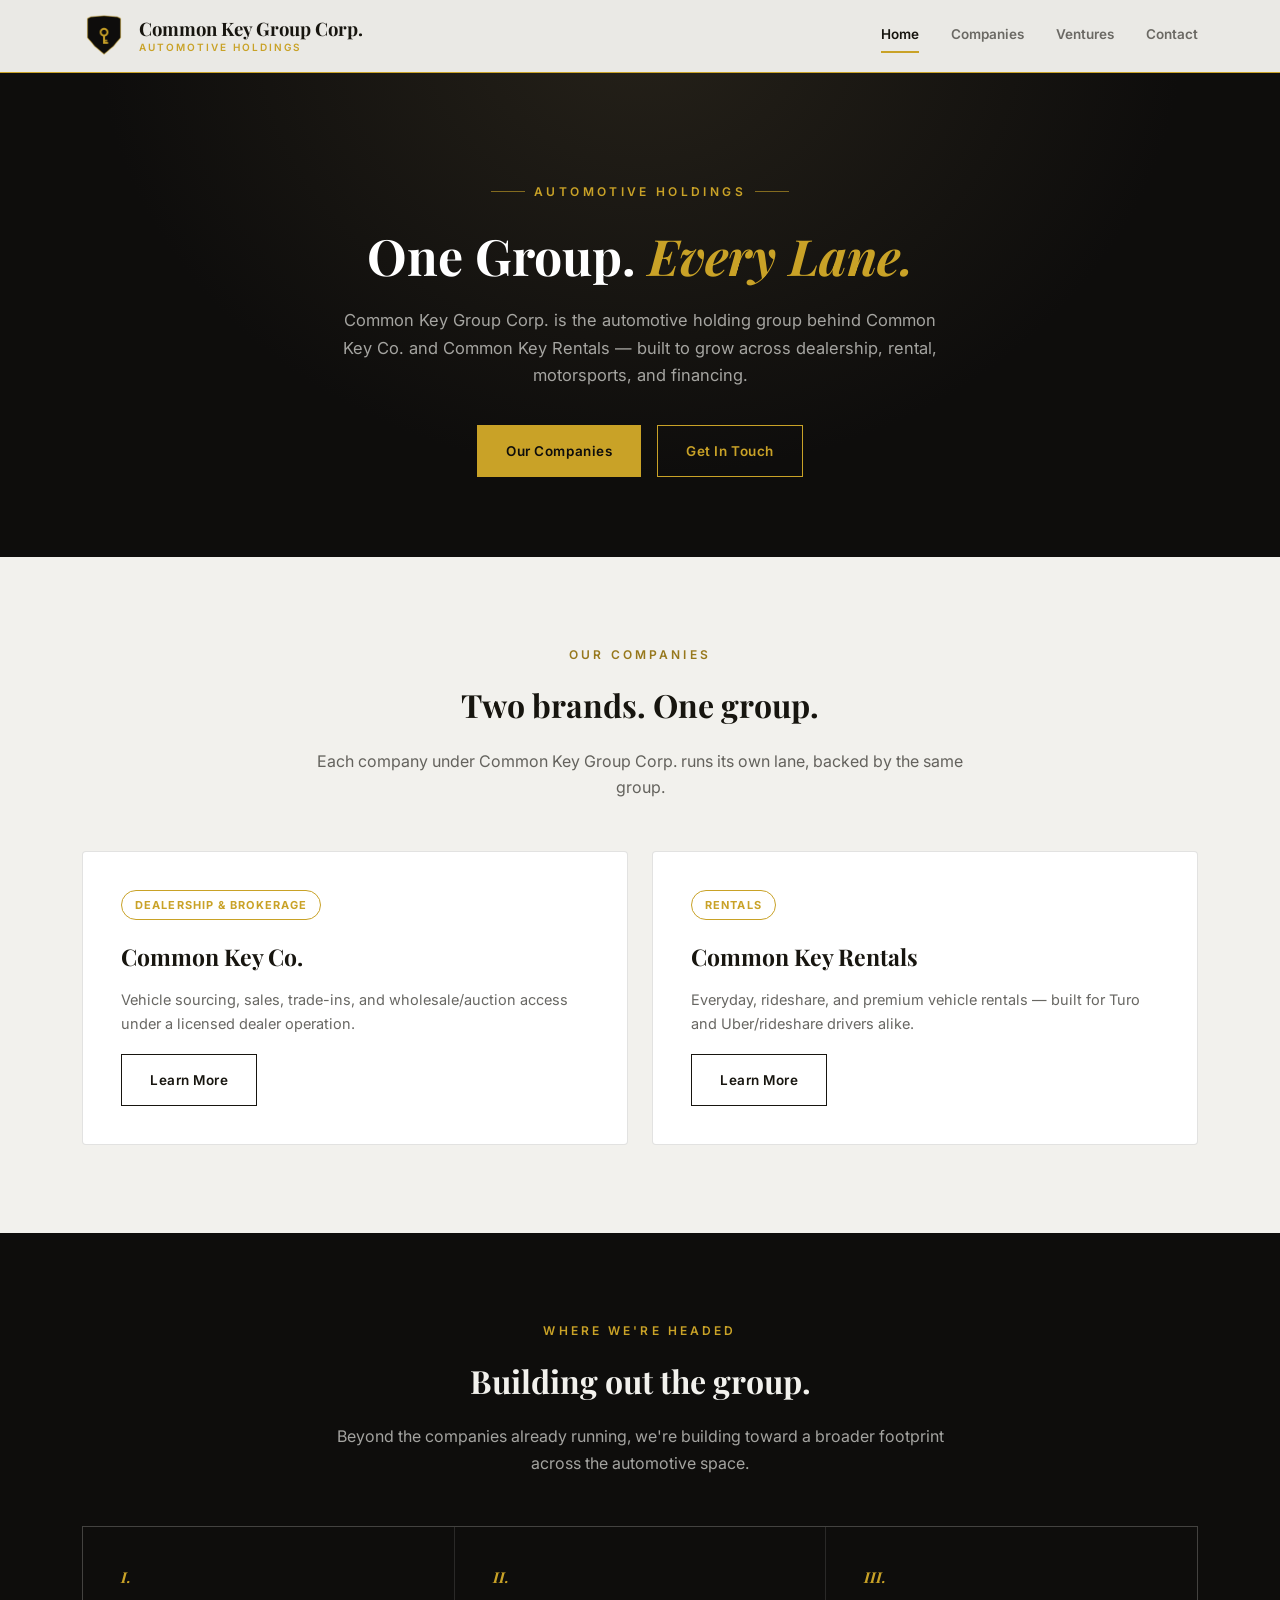
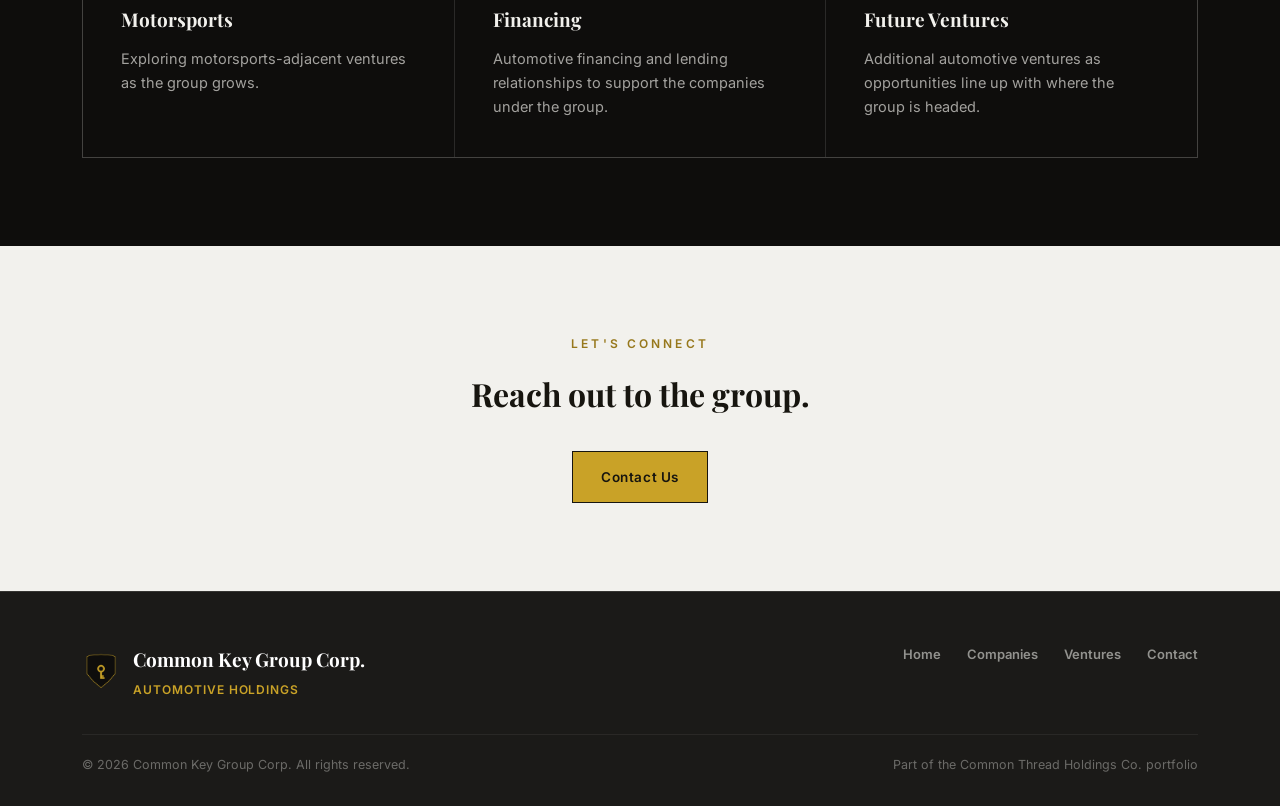
<file: index.html>
<!DOCTYPE html>
<html lang="en">
<head>
<meta charset="UTF-8">
<meta name="viewport" content="width=device-width, initial-scale=1.0">
<title>Common Key Group Corp. — Automotive Holdings</title>
<meta name="description" content="Common Key Group Corp. — the automotive holding group behind Common Key Co. and Common Key Rentals.">
<link rel="icon" href="favicon.ico">
<link rel="apple-touch-icon" href="apple-touch-icon.png">
<link rel="stylesheet" href="assets/style.css">
</head>
<body>

<header class="site">
  <div class="bar">
    <a href="index.html" class="brand">
      <img src="assets/badge.png" alt="Common Key Group Corp.">
      <div class="word">Common Key Group Corp.<span>Automotive Holdings</span></div>
    </a>
    <nav class="main">
      <a href="index.html" class="active">Home</a>
      <a href="companies.html">Companies</a>
      <a href="ventures.html">Ventures</a>
      <a href="contact.html">Contact</a>
    </nav>
  </div>
</header>

<section class="hero">
  <div class="wrap">
    <div class="eyebrow"><span class="line"></span>Automotive Holdings<span class="line"></span></div>
    <h1>One Group. <span class="accent">Every Lane.</span></h1>
    <p class="sub">Common Key Group Corp. is the automotive holding group behind Common Key Co. and Common Key Rentals — built to grow across dealership, rental, motorsports, and financing.</p>
    <div class="cta-row">
      <a href="companies.html" class="btn solid">Our Companies</a>
      <a href="contact.html" class="btn">Get In Touch</a>
    </div>
  </div>
</section>

<section class="alt">
  <div class="wrap">
    <div class="section-head">
      <div class="eyebrow">Our Companies</div>
      <h2>Two brands. One group.</h2>
      <p>Each company under Common Key Group Corp. runs its own lane, backed by the same group.</p>
    </div>
    <div class="companies-grid">
      <div class="company-card">
        <span class="status">Dealership &amp; Brokerage</span>
        <h3>Common Key Co.</h3>
        <p>Vehicle sourcing, sales, trade-ins, and wholesale/auction access under a licensed dealer operation.</p>
        <a href="companies.html" class="btn">Learn More</a>
      </div>
      <div class="company-card">
        <span class="status">Rentals</span>
        <h3>Common Key Rentals</h3>
        <p>Everyday, rideshare, and premium vehicle rentals — built for Turo and Uber/rideshare drivers alike.</p>
        <a href="companies.html" class="btn">Learn More</a>
      </div>
    </div>
  </div>
</section>

<section>
  <div class="wrap">
    <div class="section-head">
      <div class="eyebrow">Where We're Headed</div>
      <h2>Building out the group.</h2>
      <p>Beyond the companies already running, we're building toward a broader footprint across the automotive space.</p>
    </div>
    <div class="grid cols-3">
      <div class="card">
        <span class="num">I.</span>
        <h3>Motorsports</h3>
        <p>Exploring motorsports-adjacent ventures as the group grows.</p>
      </div>
      <div class="card">
        <span class="num">II.</span>
        <h3>Financing</h3>
        <p>Automotive financing and lending relationships to support the companies under the group.</p>
      </div>
      <div class="card">
        <span class="num">III.</span>
        <h3>Future Ventures</h3>
        <p>Additional automotive ventures as opportunities line up with where the group is headed.</p>
      </div>
    </div>
  </div>
</section>

<section class="alt">
  <div class="wrap" style="text-align:center;">
    <div class="section-head" style="margin-bottom: 30px;">
      <div class="eyebrow">Let's Connect</div>
      <h2>Reach out to the group.</h2>
    </div>
    <a href="contact.html" class="btn solid">Contact Us</a>
  </div>
</section>

<footer class="site">
  <div class="wrap">
    <div class="top">
      <div class="brand-line">
        <img src="assets/badge.png" alt="Common Key Group Corp.">
        <div>
          <div class="word">Common Key Group Corp.</div>
          <div class="tagline">Automotive Holdings</div>
        </div>
      </div>
      <nav>
        <a href="index.html">Home</a>
        <a href="companies.html">Companies</a>
        <a href="ventures.html">Ventures</a>
        <a href="contact.html">Contact</a>
      </nav>
    </div>
    <div class="bottom">
      <span>&copy; 2026 Common Key Group Corp. All rights reserved.</span>
      <span>Part of the Common Thread Holdings Co. portfolio</span>
    </div>
  </div>
</footer>

</body>
</html>
</file>
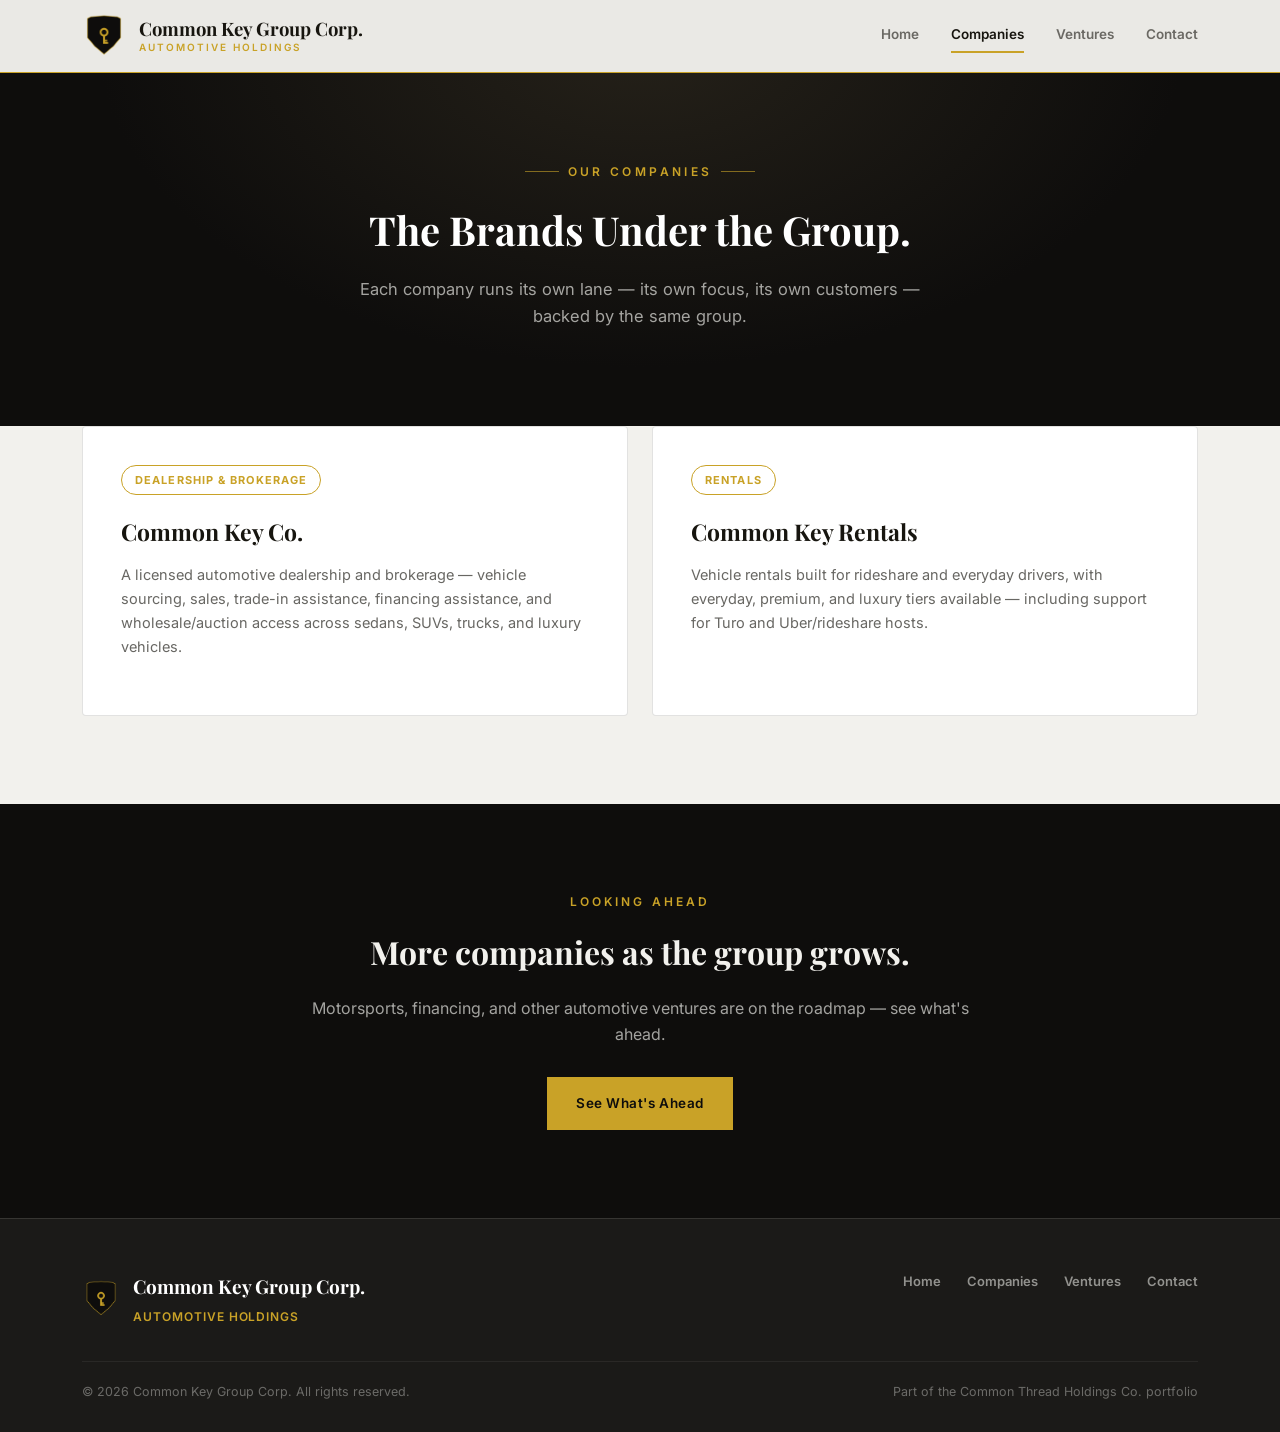
<file: companies.html>
<!DOCTYPE html>
<html lang="en">
<head>
<meta charset="UTF-8">
<meta name="viewport" content="width=device-width, initial-scale=1.0">
<title>Companies — Common Key Group Corp.</title>
<meta name="description" content="Common Key Co. and Common Key Rentals — the companies under Common Key Group Corp.">
<link rel="icon" href="favicon.ico">
<link rel="apple-touch-icon" href="apple-touch-icon.png">
<link rel="stylesheet" href="assets/style.css">
</head>
<body>

<header class="site">
  <div class="bar">
    <a href="index.html" class="brand">
      <img src="assets/badge.png" alt="Common Key Group Corp.">
      <div class="word">Common Key Group Corp.<span>Automotive Holdings</span></div>
    </a>
    <nav class="main">
      <a href="index.html">Home</a>
      <a href="companies.html" class="active">Companies</a>
      <a href="ventures.html">Ventures</a>
      <a href="contact.html">Contact</a>
    </nav>
  </div>
</header>

<section class="hero" style="padding: 80px 0 60px;">
  <div class="wrap">
    <div class="eyebrow"><span class="line"></span>Our Companies<span class="line"></span></div>
    <h1 style="font-size: 40px;">The Brands Under the Group.</h1>
    <p class="sub">Each company runs its own lane — its own focus, its own customers — backed by the same group.</p>
  </div>
</section>

<section class="alt" style="padding-top: 0;">
  <div class="wrap">
    <div class="companies-grid">
      <div class="company-card">
        <span class="status">Dealership &amp; Brokerage</span>
        <h3>Common Key Co.</h3>
        <p>A licensed automotive dealership and brokerage — vehicle sourcing, sales, trade-in assistance, financing assistance, and wholesale/auction access across sedans, SUVs, trucks, and luxury vehicles.</p>
      </div>
      <div class="company-card">
        <span class="status">Rentals</span>
        <h3>Common Key Rentals</h3>
        <p>Vehicle rentals built for rideshare and everyday drivers, with everyday, premium, and luxury tiers available — including support for Turo and Uber/rideshare hosts.</p>
      </div>
    </div>
  </div>
</section>

<section>
  <div class="wrap" style="text-align:center;">
    <div class="section-head" style="margin-bottom: 30px;">
      <div class="eyebrow">Looking Ahead</div>
      <h2>More companies as the group grows.</h2>
      <p>Motorsports, financing, and other automotive ventures are on the roadmap — see what's ahead.</p>
    </div>
    <a href="ventures.html" class="btn solid">See What's Ahead</a>
  </div>
</section>

<footer class="site">
  <div class="wrap">
    <div class="top">
      <div class="brand-line">
        <img src="assets/badge.png" alt="Common Key Group Corp.">
        <div>
          <div class="word">Common Key Group Corp.</div>
          <div class="tagline">Automotive Holdings</div>
        </div>
      </div>
      <nav>
        <a href="index.html">Home</a>
        <a href="companies.html">Companies</a>
        <a href="ventures.html">Ventures</a>
        <a href="contact.html">Contact</a>
      </nav>
    </div>
    <div class="bottom">
      <span>&copy; 2026 Common Key Group Corp. All rights reserved.</span>
      <span>Part of the Common Thread Holdings Co. portfolio</span>
    </div>
  </div>
</footer>

</body>
</html>
</file>
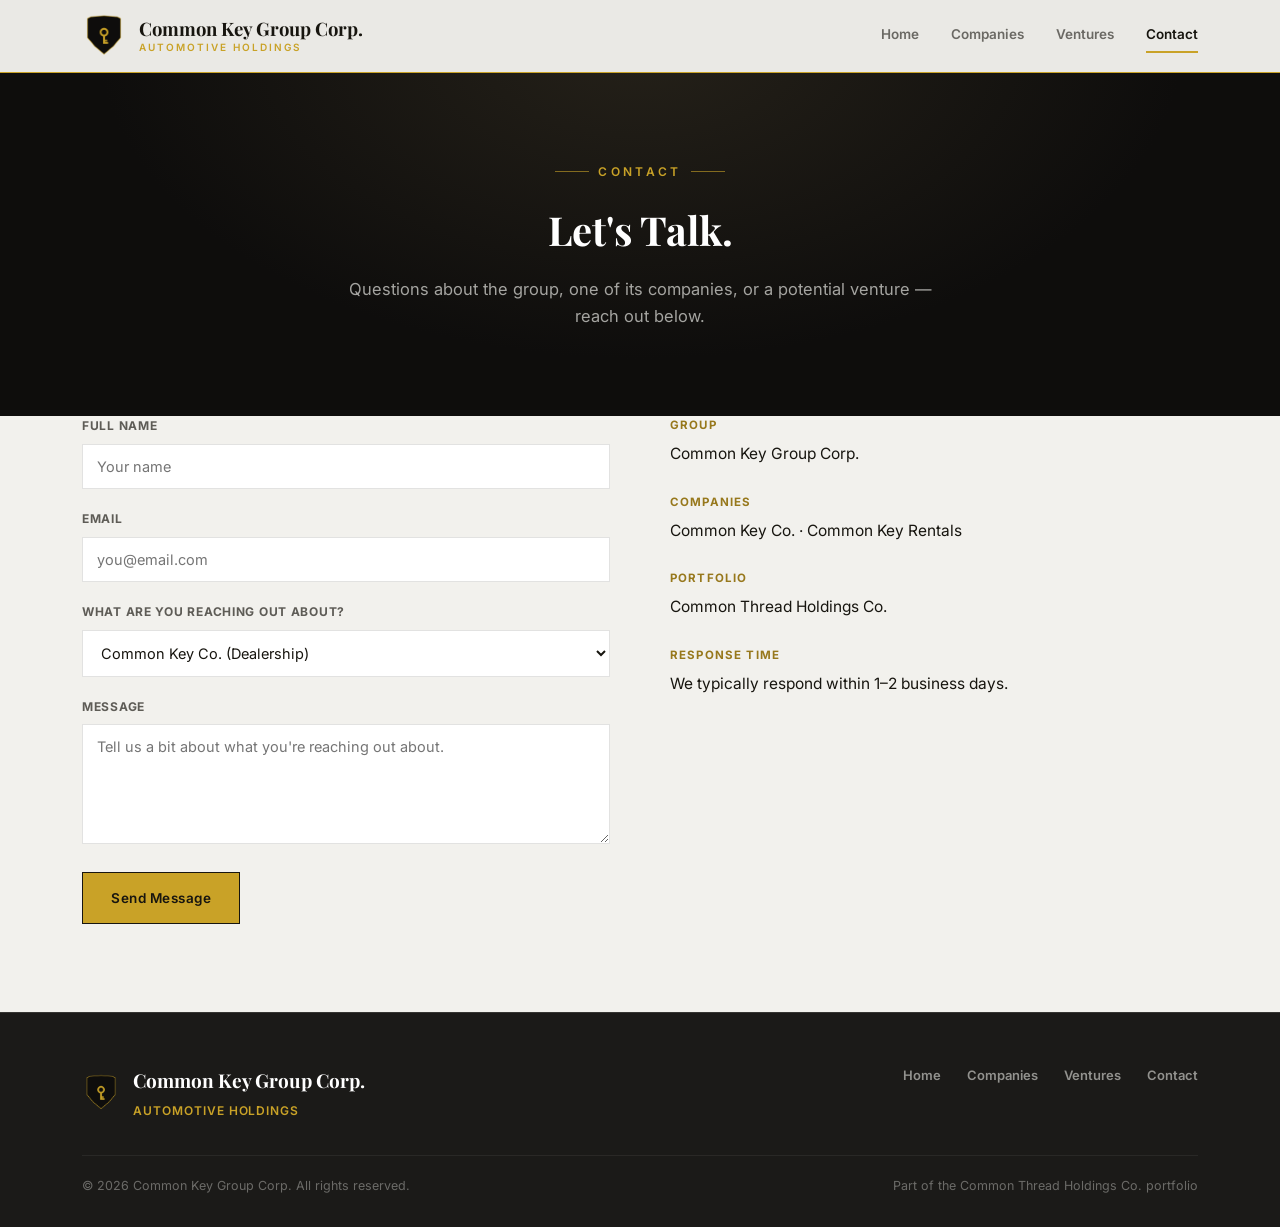
<file: contact.html>
<!DOCTYPE html>
<html lang="en">
<head>
<meta charset="UTF-8">
<meta name="viewport" content="width=device-width, initial-scale=1.0">
<title>Contact — Common Key Group Corp.</title>
<meta name="description" content="Get in touch with Common Key Group Corp.">
<link rel="icon" href="favicon.ico">
<link rel="apple-touch-icon" href="apple-touch-icon.png">
<link rel="stylesheet" href="assets/style.css">
</head>
<body>

<header class="site">
  <div class="bar">
    <a href="index.html" class="brand">
      <img src="assets/badge.png" alt="Common Key Group Corp.">
      <div class="word">Common Key Group Corp.<span>Automotive Holdings</span></div>
    </a>
    <nav class="main">
      <a href="index.html">Home</a>
      <a href="companies.html">Companies</a>
      <a href="ventures.html">Ventures</a>
      <a href="contact.html" class="active">Contact</a>
    </nav>
  </div>
</header>

<section class="hero" style="padding: 80px 0 50px;">
  <div class="wrap">
    <div class="eyebrow"><span class="line"></span>Contact<span class="line"></span></div>
    <h1 style="font-size: 40px;">Let's Talk.</h1>
    <p class="sub">Questions about the group, one of its companies, or a potential venture — reach out below.</p>
  </div>
</section>

<section class="alt" style="padding-top: 0;">
  <div class="wrap">
    <div class="contact-layout">
      <form>
        <div class="field">
          <label>Full Name</label>
          <input type="text" placeholder="Your name">
        </div>
        <div class="field">
          <label>Email</label>
          <input type="email" placeholder="you@email.com">
        </div>
        <div class="field">
          <label>What are you reaching out about?</label>
          <select>
            <option>Common Key Co. (Dealership)</option>
            <option>Common Key Rentals</option>
            <option>Partnership / Venture Inquiry</option>
            <option>General Inquiry</option>
          </select>
        </div>
        <div class="field">
          <label>Message</label>
          <textarea placeholder="Tell us a bit about what you're reaching out about."></textarea>
        </div>
        <a href="#" class="btn solid">Send Message</a>
      </form>
      <div class="contact-info">
        <div class="item">
          <div class="k">Group</div>
          <div class="v">Common Key Group Corp.</div>
        </div>
        <div class="item">
          <div class="k">Companies</div>
          <div class="v">Common Key Co. &middot; Common Key Rentals</div>
        </div>
        <div class="item">
          <div class="k">Portfolio</div>
          <div class="v">Common Thread Holdings Co.</div>
        </div>
        <div class="item">
          <div class="k">Response Time</div>
          <div class="v">We typically respond within 1–2 business days.</div>
        </div>
      </div>
    </div>
  </div>
</section>

<footer class="site">
  <div class="wrap">
    <div class="top">
      <div class="brand-line">
        <img src="assets/badge.png" alt="Common Key Group Corp.">
        <div>
          <div class="word">Common Key Group Corp.</div>
          <div class="tagline">Automotive Holdings</div>
        </div>
      </div>
      <nav>
        <a href="index.html">Home</a>
        <a href="companies.html">Companies</a>
        <a href="ventures.html">Ventures</a>
        <a href="contact.html">Contact</a>
      </nav>
    </div>
    <div class="bottom">
      <span>&copy; 2026 Common Key Group Corp. All rights reserved.</span>
      <span>Part of the Common Thread Holdings Co. portfolio</span>
    </div>
  </div>
</footer>

</body>
</html>
</file>
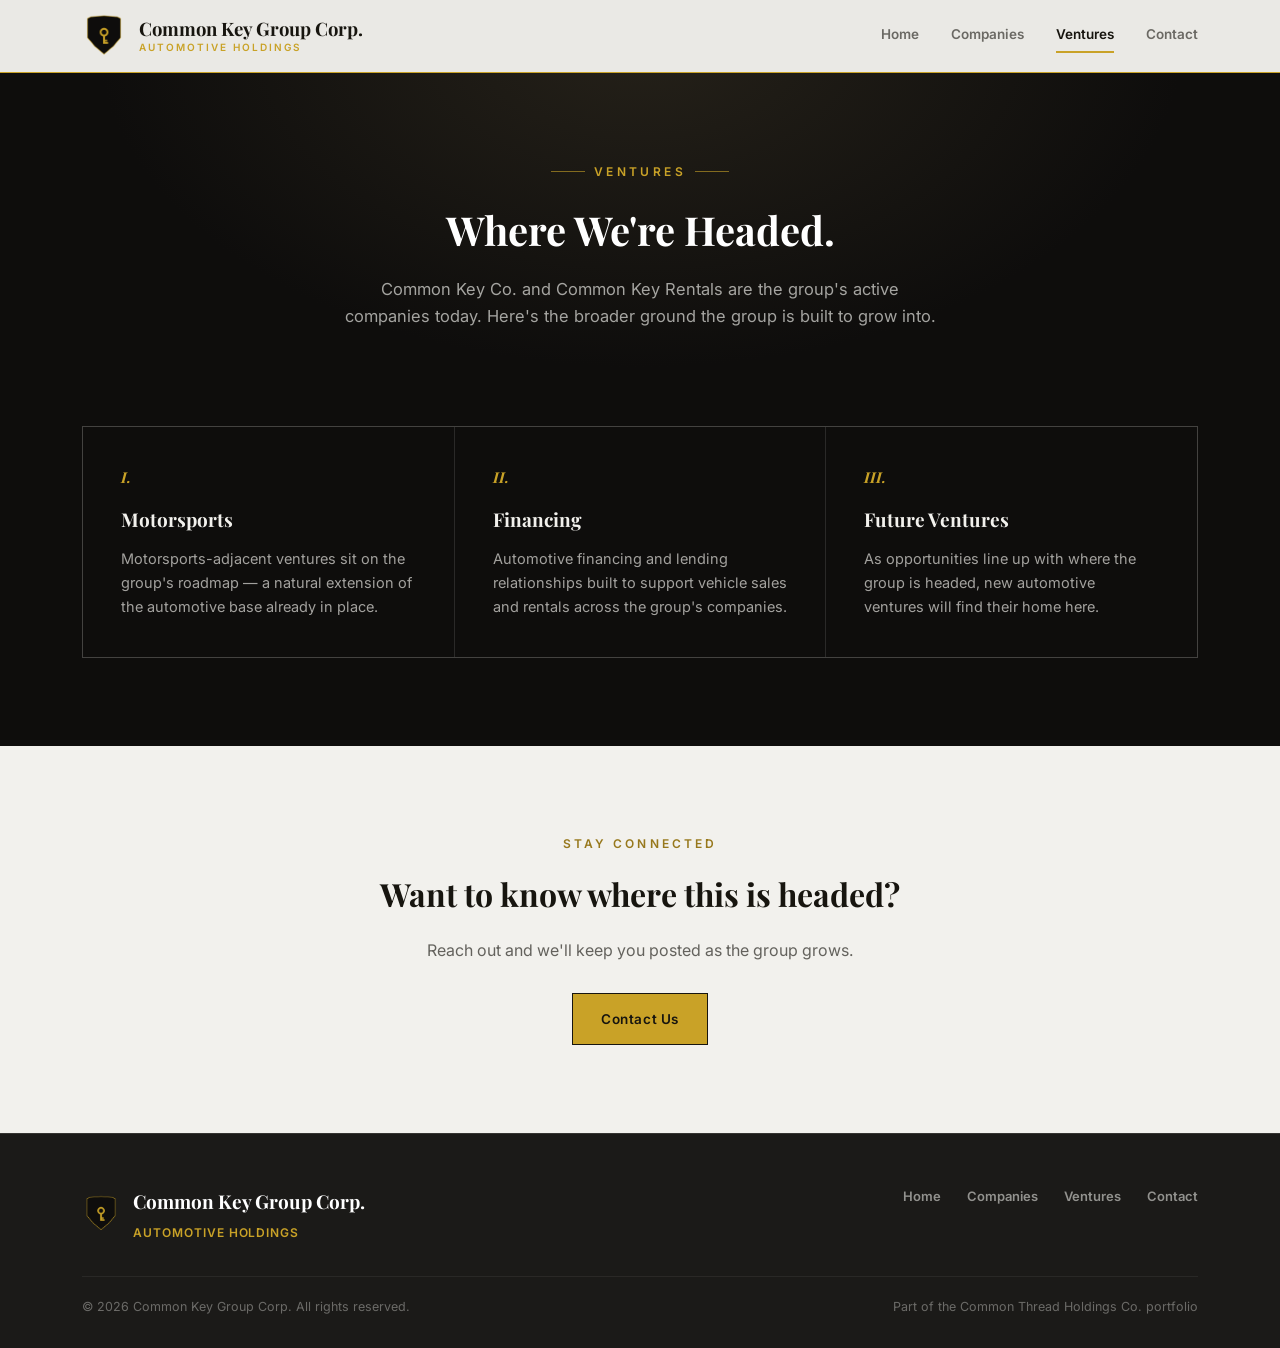
<file: ventures.html>
<!DOCTYPE html>
<html lang="en">
<head>
<meta charset="UTF-8">
<meta name="viewport" content="width=device-width, initial-scale=1.0">
<title>Ventures — Common Key Group Corp.</title>
<meta name="description" content="Where Common Key Group Corp. is headed — motorsports, financing, and future automotive ventures.">
<link rel="icon" href="favicon.ico">
<link rel="apple-touch-icon" href="apple-touch-icon.png">
<link rel="stylesheet" href="assets/style.css">
</head>
<body>

<header class="site">
  <div class="bar">
    <a href="index.html" class="brand">
      <img src="assets/badge.png" alt="Common Key Group Corp.">
      <div class="word">Common Key Group Corp.<span>Automotive Holdings</span></div>
    </a>
    <nav class="main">
      <a href="index.html">Home</a>
      <a href="companies.html">Companies</a>
      <a href="ventures.html" class="active">Ventures</a>
      <a href="contact.html">Contact</a>
    </nav>
  </div>
</header>

<section class="hero" style="padding: 80px 0 60px;">
  <div class="wrap">
    <div class="eyebrow"><span class="line"></span>Ventures<span class="line"></span></div>
    <h1 style="font-size: 40px;">Where We're Headed.</h1>
    <p class="sub">Common Key Co. and Common Key Rentals are the group's active companies today. Here's the broader ground the group is built to grow into.</p>
  </div>
</section>

<section style="padding-top: 0;">
  <div class="wrap">
    <div class="grid cols-3">
      <div class="card">
        <span class="num">I.</span>
        <h3>Motorsports</h3>
        <p>Motorsports-adjacent ventures sit on the group's roadmap — a natural extension of the automotive base already in place.</p>
      </div>
      <div class="card">
        <span class="num">II.</span>
        <h3>Financing</h3>
        <p>Automotive financing and lending relationships built to support vehicle sales and rentals across the group's companies.</p>
      </div>
      <div class="card">
        <span class="num">III.</span>
        <h3>Future Ventures</h3>
        <p>As opportunities line up with where the group is headed, new automotive ventures will find their home here.</p>
      </div>
    </div>
  </div>
</section>

<section class="alt">
  <div class="wrap" style="text-align:center;">
    <div class="section-head" style="margin-bottom: 30px;">
      <div class="eyebrow">Stay Connected</div>
      <h2>Want to know where this is headed?</h2>
      <p>Reach out and we'll keep you posted as the group grows.</p>
    </div>
    <a href="contact.html" class="btn solid">Contact Us</a>
  </div>
</section>

<footer class="site">
  <div class="wrap">
    <div class="top">
      <div class="brand-line">
        <img src="assets/badge.png" alt="Common Key Group Corp.">
        <div>
          <div class="word">Common Key Group Corp.</div>
          <div class="tagline">Automotive Holdings</div>
        </div>
      </div>
      <nav>
        <a href="index.html">Home</a>
        <a href="companies.html">Companies</a>
        <a href="ventures.html">Ventures</a>
        <a href="contact.html">Contact</a>
      </nav>
    </div>
    <div class="bottom">
      <span>&copy; 2026 Common Key Group Corp. All rights reserved.</span>
      <span>Part of the Common Thread Holdings Co. portfolio</span>
    </div>
  </div>
</footer>

</body>
</html>
</file>
<file: assets/style.css>
@import url('https://fonts.googleapis.com/css2?family=Playfair+Display:wght@600;700;800&family=Inter:wght@400;500;600;700&display=swap');

:root {
  --black: #0E0D0C;
  --charcoal: #1B1A18;
  --paper: #F2F1ED;
  --ink: #17150F;
  --gold: #C9A227;
  --gold-soft: #E3C46B;
  --steel: #9CA0A6;
  --line-dark: rgba(242,241,237,0.12);
  --line-light: rgba(23,21,15,0.12);
  --max: 1180px;
}

* { box-sizing: border-box; }
html { scroll-behavior: smooth; }
body {
  margin: 0;
  background: var(--black);
  color: var(--paper);
  font-family: 'Inter', -apple-system, sans-serif;
  font-size: 16px;
  line-height: 1.65;
  -webkit-font-smoothing: antialiased;
}

h1, h2, h3, .display {
  font-family: 'Playfair Display', serif;
  font-weight: 700;
  margin: 0;
}

a { color: inherit; text-decoration: none; }
img { max-width: 100%; display: block; }

.wrap { max-width: var(--max); margin: 0 auto; padding: 0 32px; }

header.site {
  position: sticky; top: 0; z-index: 50;
  background: rgba(242,241,237,0.97);
  backdrop-filter: blur(8px);
  border-bottom: 1px solid var(--gold);
}
header.site .bar {
  display: flex; align-items: center; justify-content: space-between;
  padding: 14px 32px;
  max-width: var(--max); margin: 0 auto;
}
.brand { display: flex; align-items: center; gap: 13px; }
.brand img { height: 44px; width: 44px; }
.brand .word { font-family: 'Playfair Display', serif; font-weight: 700; font-size: 18.5px; color: var(--ink); line-height: 1.15; }
.brand .word span { display: block; font-family: 'Inter', sans-serif; font-weight: 600; font-size: 10px; letter-spacing: 0.2em; text-transform: uppercase; color: var(--gold); margin-top: 3px; }

nav.main { display: flex; gap: 32px; }
nav.main a {
  font-family: 'Inter', sans-serif;
  font-size: 13.5px; font-weight: 600;
  color: var(--ink); opacity: 0.6; transition: opacity 0.2s; position: relative; padding-bottom: 4px;
}
nav.main a:hover, nav.main a.active { opacity: 1; }
nav.main a.active::after { content: ''; position: absolute; left: 0; right: 0; bottom: -4px; height: 2px; background: var(--gold); }

.hero { padding: 100px 0 80px; text-align: center; background: radial-gradient(ellipse at 50% -10%, #252119 0%, var(--black) 60%); }
.hero .eyebrow { display: inline-flex; align-items: center; gap: 9px; font-family: 'Inter', sans-serif; font-size: 12px; letter-spacing: 0.28em; text-transform: uppercase; color: var(--gold); font-weight: 600; margin-bottom: 26px; }
.hero .eyebrow .line { width: 34px; height: 1px; background: var(--gold); opacity: 0.6; }
.hero h1 { font-size: 50px; line-height: 1.16; max-width: 780px; margin: 0 auto 22px; color: #fff; }
.hero h1 .accent { color: var(--gold); font-style: italic; }
.hero .sub { max-width: 600px; margin: 0 auto 36px; font-size: 16.5px; color: rgba(242,241,237,0.66); font-family: 'Inter', sans-serif; }
.hero .cta-row { display: flex; gap: 16px; justify-content: center; flex-wrap: wrap; }

section { padding: 88px 0; }
section.alt { background: var(--paper); color: var(--ink); }
section.alt h1, section.alt h2, section.alt h3 { color: var(--ink); }
.section-head { text-align: center; max-width: 660px; margin: 0 auto 50px; }
.section-head .eyebrow { font-family: 'Inter', sans-serif; font-size: 12px; letter-spacing: 0.26em; text-transform: uppercase; color: var(--gold); font-weight: 600; margin-bottom: 14px; }
section.alt .section-head .eyebrow { color: #97781C; }
.section-head h2 { font-size: 32px; margin-bottom: 14px; }
.section-head p { font-family: 'Inter', sans-serif; color: rgba(242,241,237,0.66); font-size: 16px; }
section.alt .section-head p { color: rgba(23,21,15,0.65); }

.companies-grid { display: grid; grid-template-columns: repeat(2, 1fr); gap: 24px; }
.company-card { border: 1px solid var(--line-dark); border-radius: 4px; padding: 38px; background: var(--charcoal); }
section.alt .company-card { background: #fff; border-color: var(--line-light); }
.company-card .status { display: inline-block; font-family: 'Inter', sans-serif; font-size: 11px; font-weight: 700; letter-spacing: 0.1em; text-transform: uppercase; color: var(--gold); border: 1px solid var(--gold); border-radius: 999px; padding: 5px 13px; margin-bottom: 18px; }
.company-card h3 { font-size: 23px; margin-bottom: 12px; }
.company-card p { font-family: 'Inter', sans-serif; font-size: 14.5px; color: rgba(242,241,237,0.65); margin: 0 0 18px; }
section.alt .company-card p { color: rgba(23,21,15,0.65); }

.grid { display: grid; grid-template-columns: repeat(2, 1fr); gap: 1px; background: var(--line-dark); border: 1px solid var(--line-dark); }
.grid.cols-3 { grid-template-columns: repeat(3, 1fr); }
section.alt .grid { background: var(--line-light); border-color: var(--line-light); }
.card { background: var(--black); padding: 38px; }
section.alt .card { background: var(--paper); }
.card .num { font-family: 'Playfair Display', serif; font-size: 15px; font-style: italic; color: var(--gold); font-weight: 700; margin-bottom: 14px; display: block; }
.card h3 { font-size: 19px; margin-bottom: 12px; font-family: 'Playfair Display', serif; }
.card p { font-family: 'Inter', sans-serif; font-size: 14.5px; color: rgba(242,241,237,0.65); margin: 0; }
section.alt .card p { color: rgba(23,21,15,0.65); }

.btn { display: inline-block; padding: 14px 28px; border: 1px solid var(--gold); color: var(--gold); font-family: 'Inter', sans-serif; font-size: 13.5px; letter-spacing: 0.04em; font-weight: 600; transition: all 0.2s; }
.btn:hover { background: var(--gold); color: var(--black); }
.btn.solid { background: var(--gold); color: var(--black); }
.btn.solid:hover { background: var(--gold-soft); }
section.alt .btn { border-color: var(--ink); color: var(--ink); }
section.alt .btn:hover { background: var(--ink); color: var(--paper); }

footer.site { background: var(--charcoal); color: rgba(242,241,237,0.68); padding: 52px 0 30px; border-top: 1px solid var(--line-dark); }
footer.site .top { display: flex; justify-content: space-between; align-items: flex-start; padding-bottom: 34px; flex-wrap: wrap; gap: 22px; }
footer.site .brand-line { display: flex; align-items: center; gap: 13px; }
footer.site .brand-line img { height: 38px; width: 38px; }
footer.site .word { font-family: 'Playfair Display', serif; color: #fff; font-size: 19px; font-weight: 700; }
footer.site .tagline { font-size: 12px; letter-spacing: 0.08em; color: var(--gold); margin-top: 5px; font-family: 'Inter', sans-serif; text-transform: uppercase; font-weight: 600; }
footer.site nav { display: flex; gap: 26px; flex-wrap: wrap; }
footer.site nav a { font-family: 'Inter', sans-serif; font-size: 13px; font-weight: 600; opacity: 0.82; }
footer.site nav a:hover { opacity: 1; color: var(--gold); }
footer.site .bottom { border-top: 1px solid rgba(242,241,237,0.12); padding-top: 20px; font-size: 12.5px; opacity: 0.55; display: flex; justify-content: space-between; flex-wrap: wrap; gap: 10px; }

.contact-layout { display: grid; grid-template-columns: 1fr 1fr; gap: 60px; align-items: start; }
.field { margin-bottom: 20px; }
.field label { display: block; font-family: 'Inter', sans-serif; font-size: 12px; letter-spacing: 0.06em; text-transform: uppercase; font-weight: 700; margin-bottom: 8px; color: rgba(23,21,15,0.68); }
.field input, .field select, .field textarea { width: 100%; padding: 13px 14px; border: 1px solid var(--line-light); background: #fff; font-family: 'Inter', sans-serif; font-size: 14.5px; color: var(--ink); }
.field textarea { resize: vertical; min-height: 120px; }
.contact-info .item { margin-bottom: 26px; }
.contact-info .item .k { font-family: 'Inter', sans-serif; font-size: 11.5px; letter-spacing: 0.1em; text-transform: uppercase; color: #97781C; font-weight: 700; margin-bottom: 6px; }
.contact-info .item .v { font-size: 15.5px; }

@media (max-width: 860px) {
  .hero h1 { font-size: 32px; }
  nav.main { display: none; }
  .grid, .grid.cols-3, .companies-grid { grid-template-columns: 1fr; }
  .contact-layout { grid-template-columns: 1fr; gap: 40px; }
  footer.site .top { flex-direction: column; }
}
</file>
